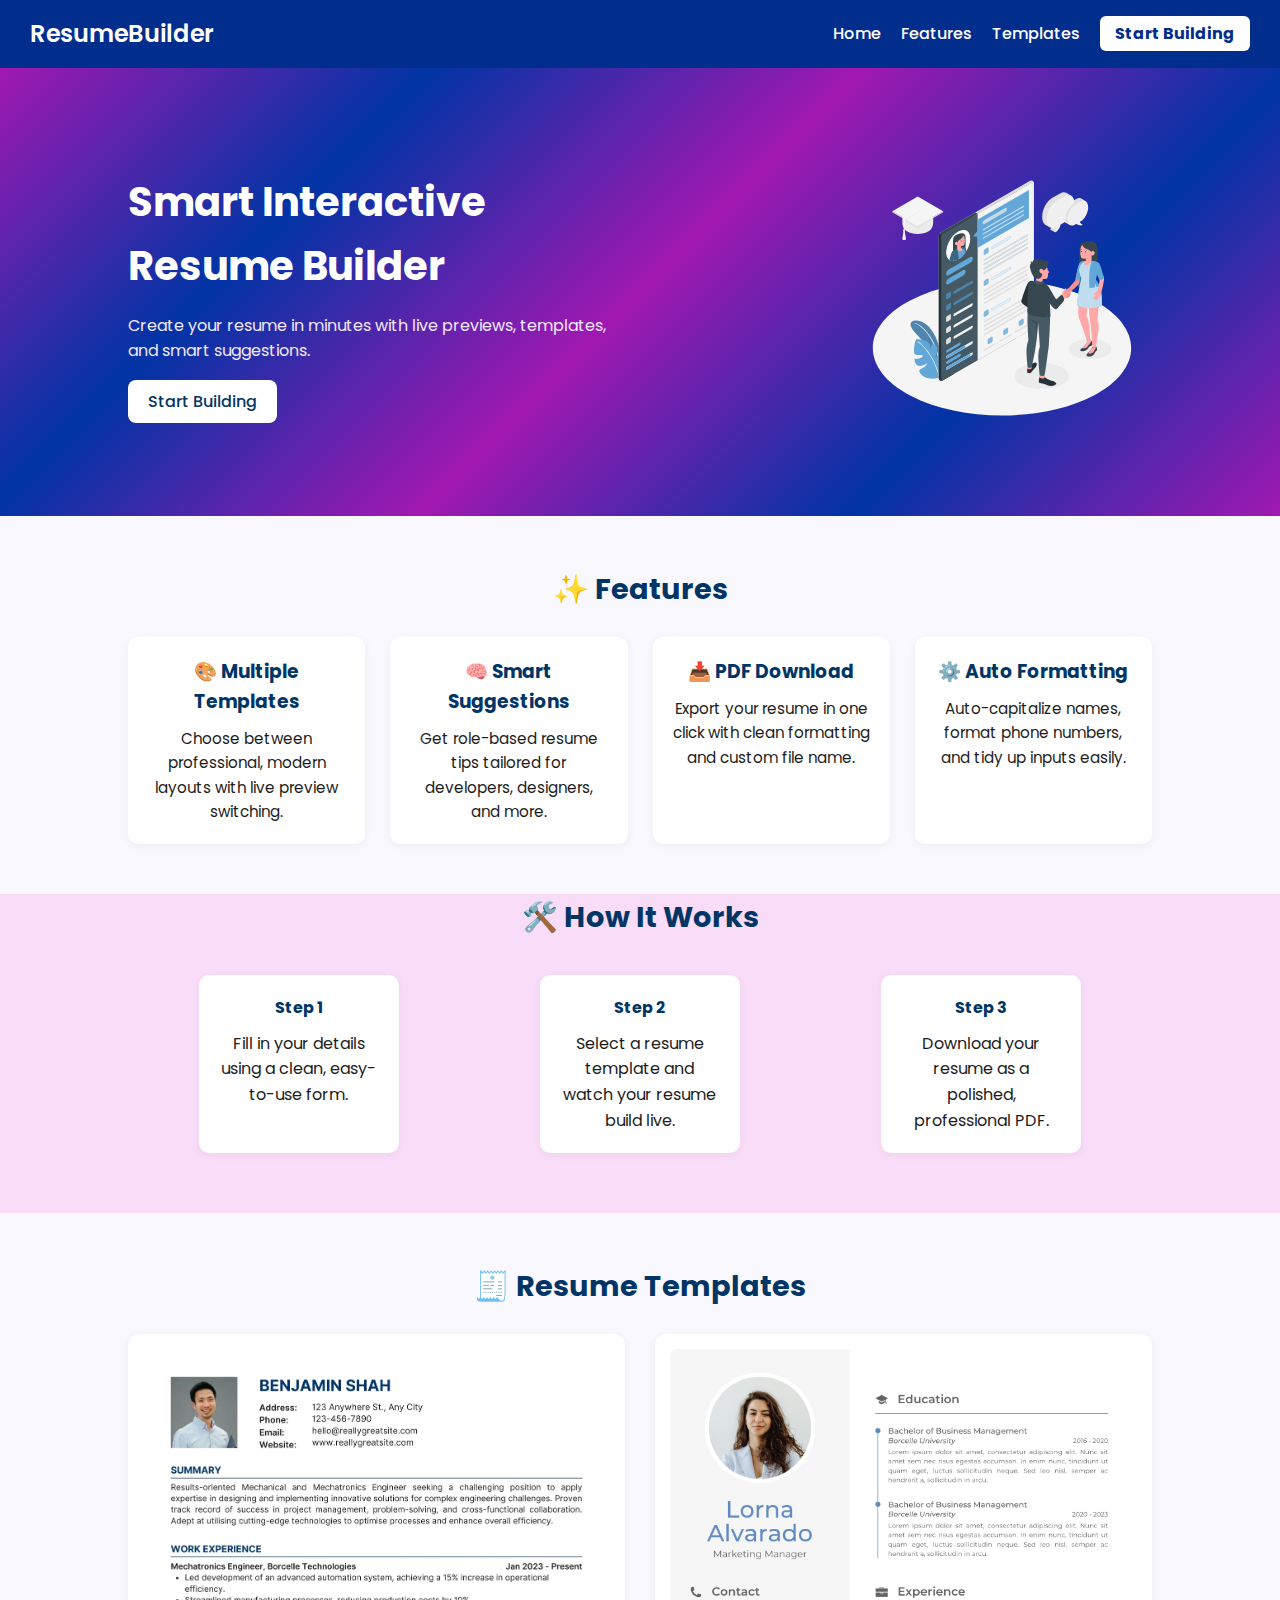
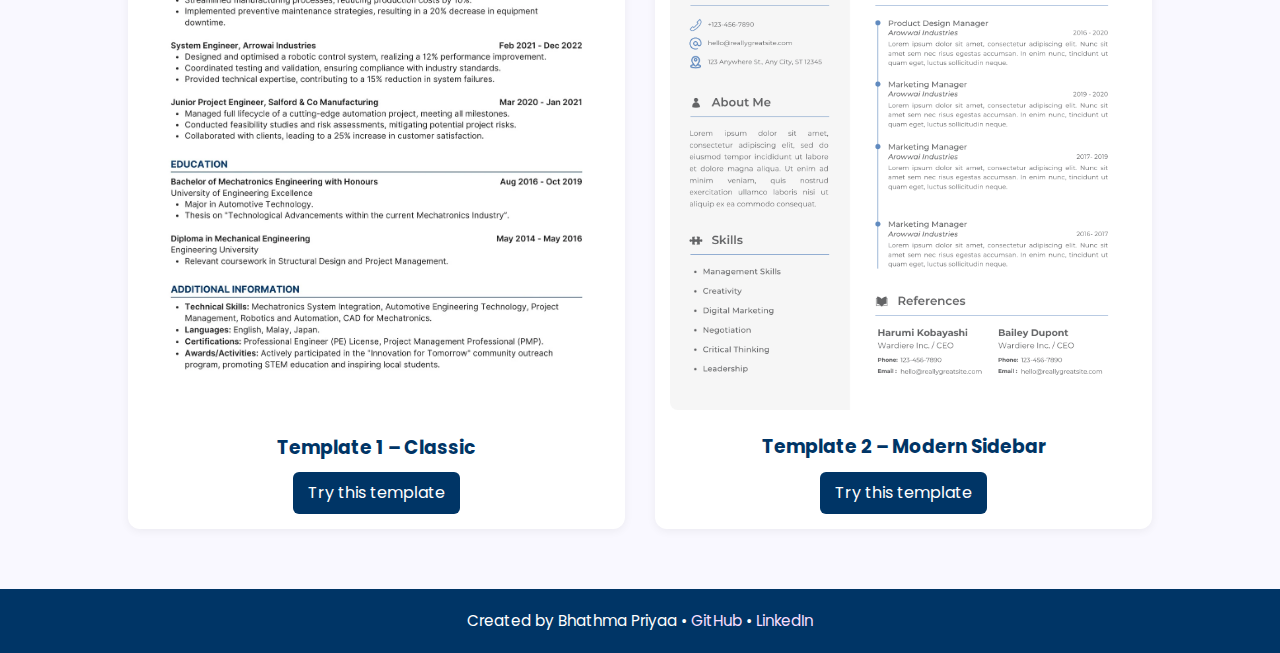
<file: index.html>
<!DOCTYPE html>
<html lang="en">
<head>
  <meta charset="UTF-8" />
  <meta name="viewport" content="width=device-width, initial-scale=1.0"/>
  <title>Smart Interactive Resume Builder</title>
  <link rel="stylesheet" href="style.css" />
  <link href="https://fonts.googleapis.com/css2?family=Poppins:wght@400;600&display=swap" rel="stylesheet">
</head>
<body>

  <!-- ===== Navbar ===== -->
  <nav class="navbar">
    <div class="logo">ResumeBuilder</div>
    <ul class="nav-links">
      <li><a href="#">Home</a></li>
      <li><a href="#features">Features</a></li>
      <li><a href="#templates">Templates</a></li>
      <li><a href="builder.html" class="start-btn">Start Building</a></li>
    </ul>
  </nav>

  <!-- ===== Hero Section ===== -->
  <section class="hero">
    <div class="hero-text">
      <h1>Smart Interactive Resume Builder</h1>
      <p>Create your resume in minutes with live previews, templates, and smart suggestions.</p>
      <a href="builder.html" class="btn-primary">Start Building</a>
    </div>
    <div class="hero-image">
      <img src="images/resume-illustration.svg" alt="Resume Builder Illustration">
    </div>
  </section>

  <!-- ===== Features Section ===== -->
  <section class="features" id="features">
    <h2 class="section-title">✨ Features</h2>
    <div class="feature-grid">
      <div class="feature-card">
        <h3>🎨 Multiple Templates</h3>
        <p>Choose between professional, modern layouts with live preview switching.</p>
      </div>
      <div class="feature-card">
        <h3>🧠 Smart Suggestions</h3>
        <p>Get role-based resume tips tailored for developers, designers, and more.</p>
      </div>
      <div class="feature-card">
        <h3>📥 PDF Download</h3>
        <p>Export your resume in one click with clean formatting and custom file name.</p>
      </div>
      <div class="feature-card">
        <h3>⚙️ Auto Formatting</h3>
        <p>Auto-capitalize names, format phone numbers, and tidy up inputs easily.</p>
      </div>
    </div>
  </section>

  <!-- ===== How It Works Section ===== -->
  <section class="how-it-works">
    <h2 class="section-title">🛠️ How It Works</h2>
    <div class="steps-container">
      <div class="step">
        <h4>Step 1</h4>
        <p>Fill in your details using a clean, easy-to-use form.</p>
      </div>
      <div class="step">
        <h4>Step 2</h4>
        <p>Select a resume template and watch your resume build live.</p>
      </div>
      <div class="step">
        <h4>Step 3</h4>
        <p>Download your resume as a polished, professional PDF.</p>
      </div>
    </div>
  </section>

  <!-- ===== Templates Preview Section ===== -->
  <section class="templates" id="templates">
    <h2 class="section-title">🧾 Resume Templates</h2>
    <div class="template-grid">
      <div class="template-card">
        <img src="images/template1.png" alt="Template 1 Preview">
        <h3>Template 1 – Classic</h3>
        <a href="builder.html?template=1" class="btn-secondary">Try this template</a>
      </div>
      <div class="template-card">
        <img src="images/template2.png" alt="Template 2 Preview">
        <h3>Template 2 – Modern Sidebar</h3>
        <a href="builder.html?template=2" class="btn-secondary">Try this template</a>
      </div>
    </div>
  </section>

  <!-- ===== Footer ===== -->
  <footer>
    <p>Created by Bhathma Priyaa • <a href="https://github.com/">GitHub</a> • <a href="#">LinkedIn</a></p>
  </footer>

</body>
</html>
</file>
<file: style.css>
/* ===== Base Reset and Font ===== */
header h1 {
  text-align: center;
}
* {
  margin: 0;
  padding: 0;
  box-sizing: border-box;
}

body {
  font-family: 'Poppins', sans-serif;
  background-color: #f9f8ff;
  color: #1C1C1C;
  line-height: 1.6;
}

/* ===== Navbar ===== */
.navbar {
  background-color: #012d8d;
  padding: 15px 30px;
  display: flex;
  justify-content: space-between;
  align-items: center;
  flex-wrap: wrap;
}

.logo {
  color: white;
  font-size: 1.5rem;
  font-weight: 600;
}

.nav-links {
  list-style: none;
  display: flex;
  gap: 20px;
}

.nav-links li a {
  color: white;
  text-decoration: none;
  font-weight: 500;
}

.nav-links .start-btn {
  background-color: #ffffff;
  color: #012d8d;
  padding: 6px 15px;
  border-radius: 6px;
  font-weight: bold;
  transition: background 0.3s;
}

.nav-links .start-btn:hover {
  background-color: #FFD60A;
}

/* ===== Hero Section ===== */
.hero {
  display: flex;
  flex-wrap: wrap;
  align-items: center;
  justify-content: space-between;
  padding: 60px 10%;
  background: linear-gradient(135deg, #a118b1, #0034a5, #a118b1, #0034a5, #a118b1);
}

.hero-text {
  flex: 1;
  max-width: 500px;
}

.hero-text h1 {
  font-size: 2.5rem;
  color: #ffffff;
  margin-bottom: 15px;
}

.hero-text p {
  font-size: 1rem;
  margin-bottom: 25px;
  color: #f2e9ff;
}

.btn-primary {
  padding: 10px 20px;
  background-color: #ffffff;
  color: #003566;
  border-radius: 8px;
  text-decoration: none;
  font-weight: 500;
  transition: background 0.3s;
}

.btn-primary:hover {
background-color: #FFD60A;
}

.hero-image img {
  max-width: 400px;
  width: 100%;
  margin-top: 20px;
}

/* ===== Section Titles ===== */
.section-title {
  text-align: center;
  font-size: 1.8rem;
  margin: 50px 0 25px;
  color: #003566;
}

/* ===== Features Section ===== */
.features {
  padding: 0 10%;
}

.feature-grid {
  display: grid;
  grid-template-columns: repeat(auto-fit, minmax(220px, 1fr));
  gap: 25px;
}

.feature-card {
  background-color: white;
  border-radius: 10px;
  padding: 20px;
  box-shadow: 0 2px 10px rgba(0,0,0,0.05);
  text-align: center;
}

.feature-card h3 {
  color: #003566;
  margin-bottom: 10px;
}

.feature-card p {
  font-size: 0.95rem;
}

/* ===== How It Works ===== */
.how-it-works {
  padding: 0 10% 50px;
  background-color: #f8dcf8;
}

.steps-container {
  display: flex;
  flex-wrap: wrap;
  justify-content: space-around;
  text-align: center;
  margin-top: 20px;
}

.step {
  background-color: white;
  border-radius: 10px;
  width: 200px;
  padding: 20px;
  margin: 10px;
  box-shadow: 0 2px 10px rgba(0,0,0,0.05);
}

.step h4 {
  color: #003566;
  margin-bottom: 10px;
}

/* ===== Templates Section ===== */
.templates {
  padding: 0 10% 60px;
}

.template-grid {
  display: grid;
  grid-template-columns: repeat(auto-fit, minmax(250px, 1fr));
  gap: 30px;
  margin-top: 20px;
}

.template-card {
  background-color: white;
  border-radius: 12px;
  box-shadow: 0 2px 10px rgba(0,0,0,0.06);
  padding: 15px;
  text-align: center;
}

.template-card img {
  max-width: 100%;
  height: auto;
  border-radius: 8px;
  margin-bottom: 15px;
}

.template-card h3 {
  color: #003566;
  margin-bottom: 10px;
}

.btn-secondary {
  display: inline-block;
  padding: 8px 15px;
  background-color: #003566;
  color: white;
  border-radius: 6px;
  text-decoration: none;
  transition: background 0.3s;
}

.btn-secondary:hover {
  background-color: #002244;
}

/* ===== Footer ===== */
footer {
  background-color: #003566;
  color: white;
  text-align: center;
  padding: 20px;
  font-size: 0.95rem;
}

footer a {
  color: #f9dfff;
  text-decoration: none;
}

footer a:hover {
  text-decoration: underline;
}

/* ===== Responsive Tweaks ===== */
@media (max-width: 768px) {
  .hero {
    flex-direction: column;
    text-align: center;
  }

  .hero-image img {
    margin: 30px 0 0;
  }

  .nav-links {
    flex-direction: column;
    gap: 10px;
    margin-top: 10px;
  }
}

/* ===== Resume Builder Form Styles (Resume Page Only) ===== */

.resume-builder-container {
  display: flex;
  flex-wrap: wrap;
  gap: 30px;
  padding: 40px 10%;
  background-color: #f5f9ff;
}

.form-section,
.preview-section {
  background: white;
  padding: 25px;
  border-radius: 10px;
  box-shadow: 0 2px 12px rgba(0, 0, 0, 0.05);
  flex: 1 1 500px;
}

.form-section h2,
.preview-section h2 {
  color: #003566;
  font-size: 1.4rem;
  margin-bottom: 15px;
  border-bottom: 1px solid #e0e0e0;
  padding-bottom: 5px;
}

.form-group,
.edu-entry,
.exp-entry,
.proj-entry {
  margin-bottom: 20px;
}

label {
  display: block;
  margin-bottom: 5px;
  font-weight: 500;
  color: #333;
}

input[type="text"],
input[type="email"],
input[type="file"],
textarea {
  width: 100%;
  padding: 10px;
  border: 1px solid #ccc;
  border-radius: 6px;
  margin-bottom: 10px;
  font-size: 14px;
  transition: border 0.3s;
}

input:focus,
textarea:focus {
  border-color: #003566;
  outline: none;
}

textarea {
  resize: vertical;
  min-height: 80px;
}

.predefined-skills label {
  display: inline-block;
  margin-right: 10px;
  font-size: 14px;
}

#customSkillList span,
#certList li,
#achieveList li {
  display: inline-block;
  background: #FFF4BF;
  color: #003566;
  padding: 6px 12px;
  border-radius: 15px;
  margin: 4px 5px;
  font-size: 13px;
}

button {
  background-color: #003566;
  color: white;
  padding: 8px 16px;
  border: none;
  border-radius: 6px;
  font-weight: 500;
  cursor: pointer;
  margin-top: 5px;
  transition: background 0.3s;
}

button:hover {
  background-color: #002244;
}

.form-buttons {
  display: flex;
  justify-content: space-between;
  gap: 10px;
  margin-top: 30px;
}

/* Preview Area */
.preview-section {
  min-height: 200px;
}

#resumePreview {
  background-color: #eaf9ff;
  border: 1px dashed #eaf9ff;
  padding: 20px;
  border-radius: 6px;
  min-height: 200px;
}

#resumePreviewWrapper {
  background-color: white;
  padding: 20px;
  border-radius: 10px;
}


#downloadBtn {
  margin-top: 20px;
  width: 100%;
  background-color: #003566;
  padding: 10px;
  font-size: 15px;
}

/* Responsive */
@media (max-width: 768px) {
  .form-buttons {
    flex-direction: column;
  }

  .resume-builder-container {
    flex-direction: column;
    padding: 20px;
  }
}
@media print {
  body * {
    visibility: hidden;
  }
  #resumePreview, #resumePreview * {
    visibility: visible;
  }
  #resumePreview {
    position: absolute;
    left: 0;
    top: 0;
  }
}
</file>
